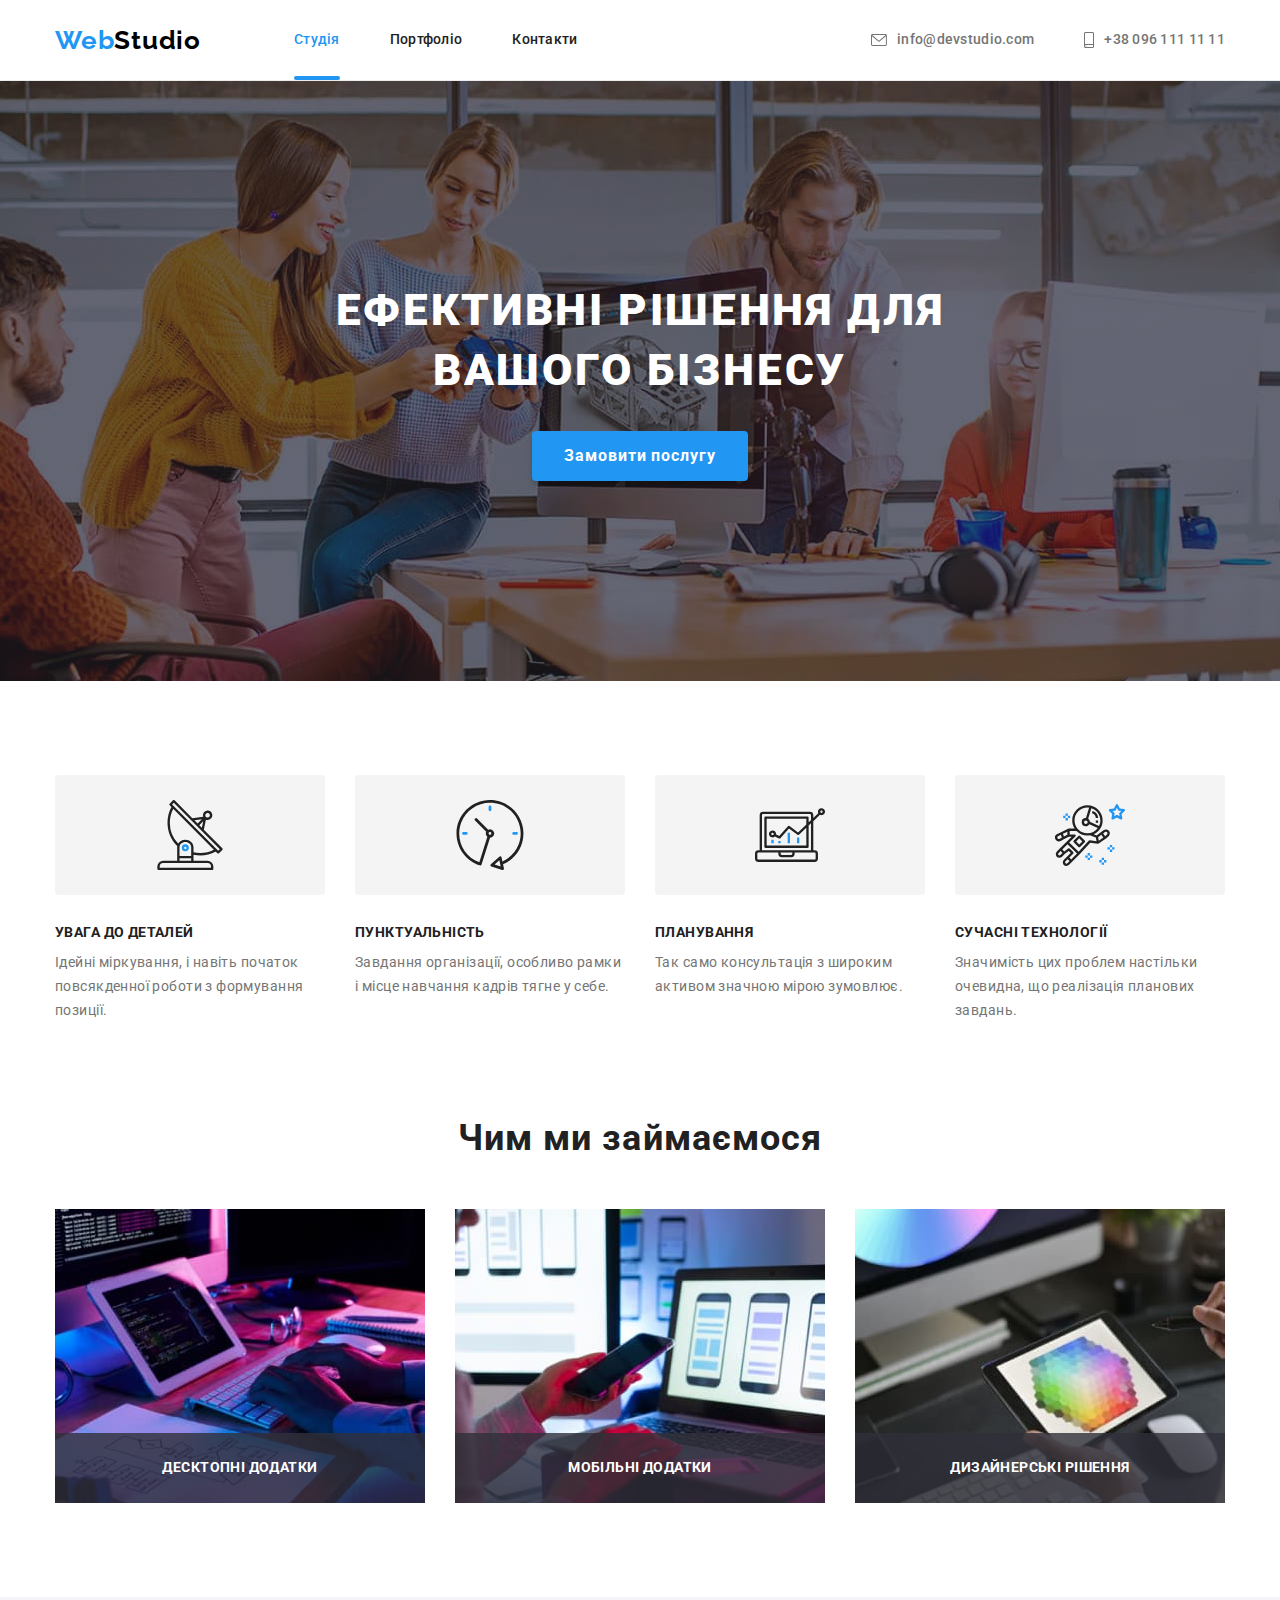
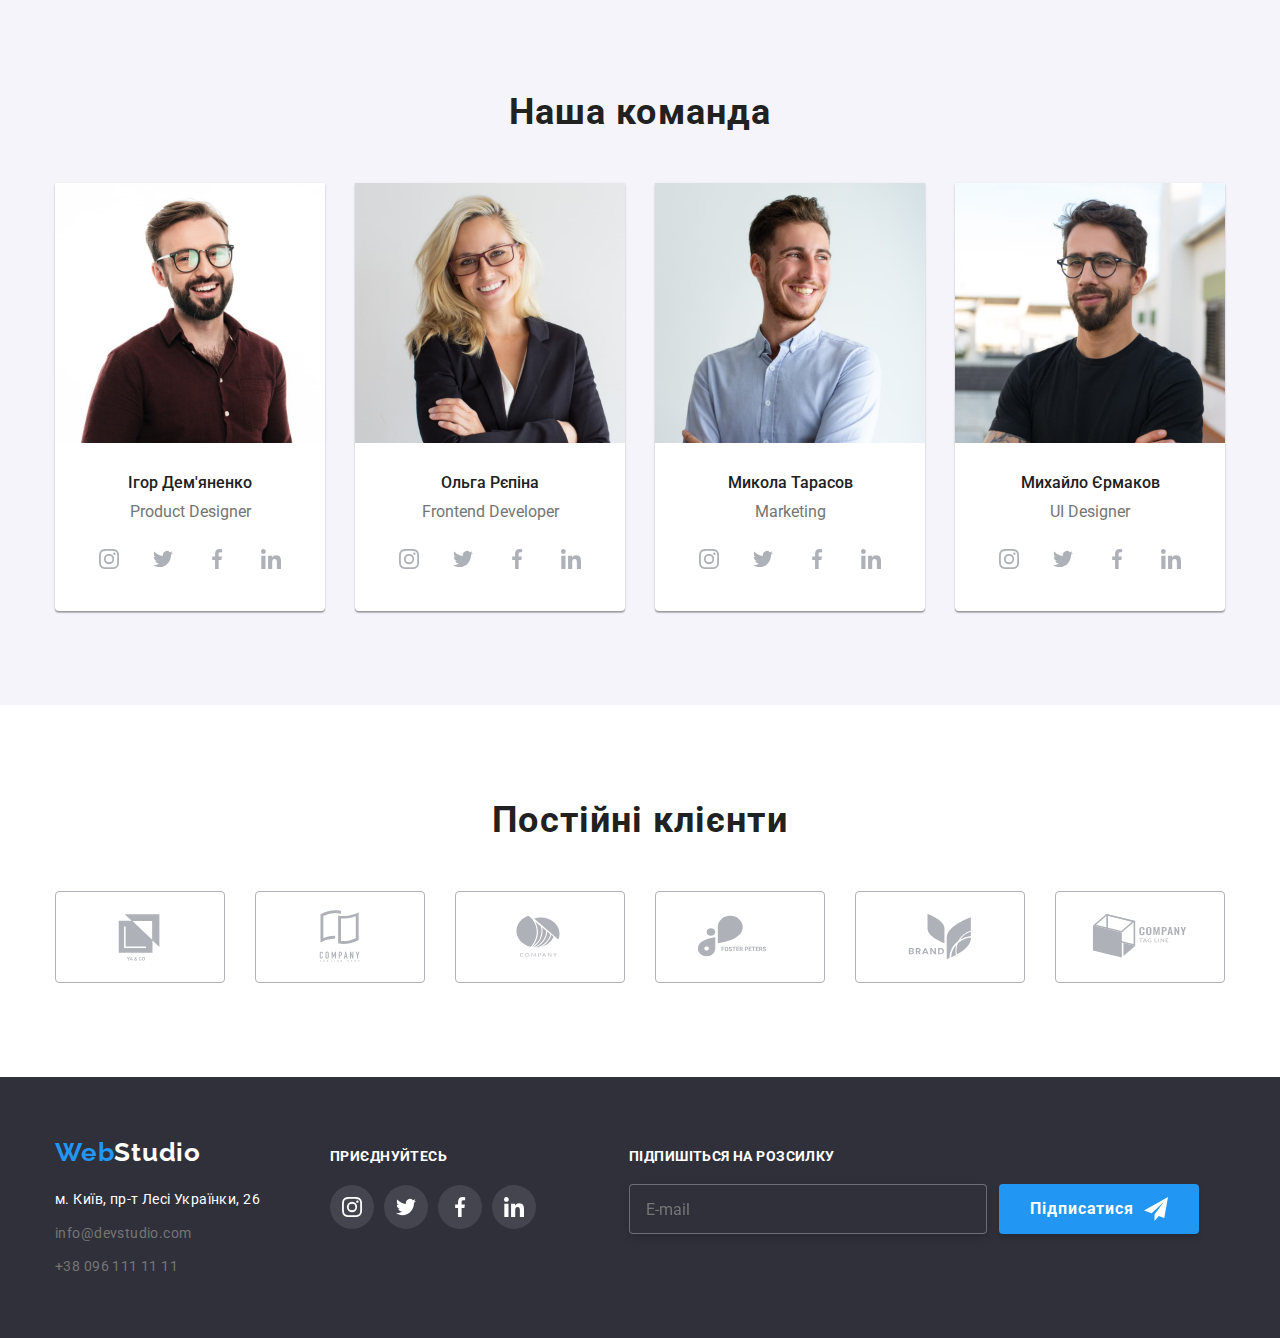
<file: index.html>
<!DOCTYPE html>
<html lang="uk">
  <head>
    <meta charset="UTF-8" />
    <meta http-equiv="X-UA-Compatible" content="IE=edge" />
    <meta name="viewport" content="width=device-width, initial-scale=1.0" />
    <title>WebStudio</title>
    <link rel="preconnect" href="https://fonts.googleapis.com" />
    <link rel="preconnect" href="https://fonts.gstatic.com" crossorigin />
    <link
      href="https://fonts.googleapis.com/css2?family=Raleway:wght@700&family=Roboto:wght@400;500;700;900&display=swap"
      rel="stylesheet"
    />
    <link
      rel="stylesheet"
      href="https://cdnjs.cloudflare.com/ajax/libs/modern-normalize/1.1.0/modern-normalize.min.css"
    />
    <link rel="stylesheet" href="./css/styles.css" />
  </head>

  <body>
    <header class="header">
      <div class="container start">
        <a href="./index.html" class="logo link"><span class="colortext">Web</span>Studio</a>
        <nav class="nav">
          <ul class="list site-nav">
            <li class="nav-item">
              <a href="./index.html" class="link current">Студія</a>
            </li>
            <li class="nav-item">
              <a href="./portfolio.html" class="link">Портфоліо</a>
            </li>
            <li class="nav-item">
              <a href="" class="link">Контакти</a>
            </li>
          </ul>
        </nav>
        <ul class="list site-contacts">
          <li class="contacts-item">
            <a href="mailto:info@devstudio.com" class="link">
              <svg class="contacts-icon" width="16" height="12">
                <use href="./images/icons.svg#icon-envelope"></use>
              </svg>
              info@devstudio.com
            </a>
          </li>
          <li class="contacts-item">
            <a href="tel:+380961111111" class="link">
              <svg class="contacts-icon" width="10" height="16">
                <use href="./images/icons.svg#icon-smartphone"></use>
              </svg>
              +38 096 111 11 11
            </a>
          </li>
        </ul>
      </div>
    </header>

    <main>
      <section class="section hero overlay">
        <div class="container">
          <h1 class="hero-title">
            Ефективні рішення для <br />
            вашого бізнесу
          </h1>
          <button data-modal-open type="submit" class="hero-button-open">Замовити послугу</button>

          <div data-modal class="backdrop is-hidden">
            <div class="modal">
              <h2 class="modal-title">Залиште свої дані, ми вам передзвонимо</h2>
              <div class="modal-wrapper">
                <form class="modal-form">
                  <label for="user-name">Ім'я</label>
                  <input type="name" name="name" id="user-name" />
                </form>
                <form class="modal-form">
                  <label for="user-phone">Телефон</label>
                  <input type="tel" name="tel" id="user-phone" />
                </form>
                <form class="modal-form">
                  <label for="user-email">Пошта</label>
                  <input type="mail" name="mail" id="user-email" />
                </form>
                <form class="modal-form">
                  <label for="user-text">Коментар</label>
                  <input type="text" name="text" id="user-text" />
                </form>
                <p class="modal-text">
                  Погоджуюся з розсилкою та приймаю
                  <a href="Умовидоговору" class="modal-link">Умови договору</a>
                </p>
              </div>
              <button type="button" class="modal-send-button">Відправити</button>
              <button data-modal-close type="button" class="modal-button-close">
                <svg class="modal-icon" width="18" height="18">
                  <use href="./images/icons.svg#icon-close-modal"></use>
                </svg>
              </button>
            </div>
          </div>
        </div>
      </section>

      <section class="section benefits">
        <div class="container">
          <ul class="list benefits-list">
            <li class="benefits-item">
              <div class="benefits-wrapper">
                <svg class="benefits-icon" width="70" height="70">
                  <use href="./images/icons.svg#icon-antenna"></use>
                </svg>
              </div>
              <h2 class="benefits-title">УВАГА ДО ДЕТАЛЕЙ</h2>
              <p class="benefits-text">
                Ідейні міркування, і навіть початок повсякденної роботи з формування позиції.
              </p>
            </li>
            <li class="benefits-item">
              <div class="benefits-wrapper">
                <svg class="benefits-icon" width="70" height="70">
                  <use href="./images/icons.svg#icon-clock"></use>
                </svg>
              </div>
              <h2 class="benefits-title">ПУНКТУАЛЬНІСТЬ</h2>
              <p class="benefits-text">
                Завдання організації, особливо рамки і місце навчання кадрів тягне у себе.
              </p>
            </li>
            <li class="benefits-item">
              <div class="benefits-wrapper">
                <svg class="benefits-icon" width="70" height="70">
                  <use href="./images/icons.svg#icon-diagram"></use>
                </svg>
              </div>
              <h2 class="benefits-title">ПЛАНУВАННЯ</h2>
              <p class="benefits-text">
                Так само консультація з широким активом значною мірою зумовлює.
              </p>
            </li>
            <li class="benefits-item">
              <div class="benefits-wrapper">
                <svg class="benefits-icon" width="70" height="70">
                  <use href="./images/icons.svg#icon-astronaut"></use>
                </svg>
              </div>
              <h2 class="benefits-title">СУЧАСНІ ТЕХНОЛОГІЇ</h2>
              <p class="benefits-text">
                Значимість цих проблем настільки очевидна, що реалізація планових завдань.
              </p>
            </li>
          </ul>
        </div>
      </section>

      <section class="section activity">
        <div class="container">
          <h2 class="activity-title">Чим ми займаємося</h2>
          <ul class="list activity-list">
            <li class="activity-item">
              <div class="activity-thumb">
                <img
                  src="./images/activity/box_1.jpg"
                  alt="Людські руки на клавіатурі імітують печатання, інформація відображається на моніторі, праворуч лежать окуляри, блокнот, ручка ти комп'ютерна миша, ліворуч аркуш зі схемою"
                  width="370"
                  height="294"
                />
                <div class="activity-item-text">
                  <p>Десктопні додатки</p>
                </div>
              </div>
            </li>
            <li class="activity-item">
              <div class="activity-thumb">
                <img
                  src="./images/activity/box_2.jpg"
                  alt="Людина дивиться у відкритий ноутбук, тримаючи у лівій руці смартфон"
                  width="370"
                  height="294"
                />
                <div class="activity-item-text">
                  <p>Мобільні додатки</p>
                </div>
              </div>
            </li>
            <li class="activity-item">
              <div class="activity-thumb">
                <img
                  src="./images/activity/box_3.jpg"
                  alt="Людська рука тримає планшет на якому зображена кольорова діаграма"
                  width="370"
                  height="294"
                />
                <div class="activity-item-text">
                  <p>Дизайнерські рішення</p>
                </div>
              </div>
            </li>
          </ul>
        </div>
      </section>

      <section class="section team">
        <div class="container">
          <h2 class="team-title">Наша команда</h2>
          <ul class="list team-galary">
            <li class="team-item">
              <img
                src="./images/team/product_designer.jpg"
                alt="Фотографія Ігора Дем'яненко"
                width="270"
                height="260"
              />
              <div class="team-wrapper">
                <h3 class="name">Ігор Дем'яненко</h3>
                <p lang="en" class="position">Product Designer</p>
                <ul class="list social-list">
                  <li>
                    <a class="social-link" href="">
                      <svg class="social-icon" width="20" height="20">
                        <use href="./images/icons.svg#icon-instagram"></use>
                      </svg>
                    </a>
                  </li>
                  <li>
                    <a class="social-link" href="#">
                      <svg class="social-icon" width="20" height="20">
                        <use href="./images/icons.svg#icon-twitter"></use>
                      </svg>
                    </a>
                  </li>
                  <li>
                    <a class="social-link" href="#">
                      <svg class="social-icon" width="20" height="20">
                        <use href="./images/icons.svg#icon-facebook"></use>
                      </svg>
                    </a>
                  </li>
                  <li>
                    <a class="social-link" href="#">
                      <svg class="social-icon" width="20" height="20">
                        <use href="./images/icons.svg#icon-linkedin"></use>
                      </svg>
                    </a>
                  </li>
                </ul>
              </div>
            </li>
            <li class="team-item">
              <img
                src="./images/team/frontend_developer.jpg"
                alt="Фотографія Ольги Рєпіної"
                width="270"
                height="260"
              />
              <div class="team-wrapper">
                <h3 class="name">Ольга Рєпіна</h3>
                <p lang="en" class="position">Frontend Developer</p>
                <ul class="list social-list">
                  <li>
                    <a class="social-link" href="#">
                      <svg class="social-icon" width="20" height="20">
                        <use href="./images/icons.svg#icon-instagram"></use>
                      </svg>
                    </a>
                  </li>
                  <li>
                    <a class="social-link" href="#">
                      <svg class="social-icon" width="20" height="20">
                        <use href="./images/icons.svg#icon-twitter"></use>
                      </svg>
                    </a>
                  </li>
                  <li>
                    <a class="social-link" href="#">
                      <svg class="social-icon" width="20" height="20">
                        <use href="./images/icons.svg#icon-facebook"></use>
                      </svg>
                    </a>
                  </li>
                  <li>
                    <a class="social-link" href="#">
                      <svg class="social-icon" width="20" height="20">
                        <use href="./images/icons.svg#icon-linkedin"></use>
                      </svg>
                    </a>
                  </li>
                </ul>
              </div>
            </li>
            <li class="team-item">
              <img
                src="./images/team/marketing.jpg"
                alt="Фотографія Миколи Тарасова"
                width="270"
                height="260"
              />
              <div class="team-wrapper">
                <h3 class="name">Микола Тарасов</h3>
                <p lang="en" class="position">Marketing</p>
                <ul class="list social-list">
                  <li>
                    <a class="social-link" href="#">
                      <svg class="social-icon" width="20" height="20">
                        <use href="./images/icons.svg#icon-instagram"></use>
                      </svg>
                    </a>
                  </li>
                  <li>
                    <a class="social-link" href="#">
                      <svg class="social-icon" width="20" height="20">
                        <use href="./images/icons.svg#icon-twitter"></use>
                      </svg>
                    </a>
                  </li>
                  <li>
                    <a class="social-link" href="#">
                      <svg class="social-icon" width="20" height="20">
                        <use href="./images/icons.svg#icon-facebook"></use>
                      </svg>
                    </a>
                  </li>
                  <li>
                    <a class="social-link" href="#">
                      <svg class="social-icon" width="20" height="20">
                        <use href="./images/icons.svg#icon-linkedin"></use>
                      </svg>
                    </a>
                  </li>
                </ul>
              </div>
            </li>
            <li class="team-item">
              <img
                src="./images/team/ui_designer.jpg"
                alt="Фотографія Михайла Єрмакова"
                width="270"
                height="260"
              />
              <div class="team-wrapper">
                <h3 class="name">Михайло Єрмаков</h3>
                <p lang="en" class="position">UI Designer</p>
                <ul class="list social-list">
                  <li>
                    <a class="social-link" href="#">
                      <svg class="social-icon" width="20" height="20">
                        <use href="./images/icons.svg#icon-instagram"></use>
                      </svg>
                    </a>
                  </li>
                  <li>
                    <a class="social-link" href="#">
                      <svg class="social-icon" width="20" height="20">
                        <use href="./images/icons.svg#icon-twitter"></use>
                      </svg>
                    </a>
                  </li>
                  <li>
                    <a class="social-link" href="#">
                      <svg class="social-icon" width="20" height="20">
                        <use href="./images/icons.svg#icon-facebook"></use>
                      </svg>
                    </a>
                  </li>
                  <li>
                    <a class="social-link" href="#">
                      <svg class="social-icon" width="20" height="20">
                        <use href="./images/icons.svg#icon-linkedin"></use>
                      </svg>
                    </a>
                  </li>
                </ul>
              </div>
            </li>
          </ul>
        </div>
      </section>

      <section class="section clients">
        <div class="container">
          <h2 class="clients-title">Постійні клієнти</h2>
          <ul class="list clients-list">
            <li>
              <a class="link clients-link" href="">
                <svg class="clients-icon" width="106" height="60">
                  <use href="./images/icons.svg#icon-logo_1"></use>
                </svg>
              </a>
            </li>
            <li>
              <a class="link clients-link" href="">
                <svg class="clients-icon" width="106" height="60">
                  <use href="./images/icons.svg#icon-logo_2"></use>
                </svg>
              </a>
            </li>
            <li>
              <a class="link clients-link" href="">
                <svg class="clients-icon" width="106" height="60">
                  <use href="./images/icons.svg#icon-logo_3"></use>
                </svg>
              </a>
            </li>
            <li>
              <a class="link clients-link" href="">
                <svg class="clients-icon" width="106" height="60">
                  <use href="./images/icons.svg#icon-logo_4"></use>
                </svg>
              </a>
            </li>
            <li>
              <a class="link clients-link" href="">
                <svg class="clients-icon" width="106" height="60">
                  <use href="./images/icons.svg#icon-logo_5"></use>
                </svg>
              </a>
            </li>
            <li>
              <a class="link clients-link" href="">
                <svg class="clients-icon" width="106" height="60">
                  <use href="./images/icons.svg#icon-logo_6"></use>
                </svg>
              </a>
            </li>
          </ul>
        </div>
      </section>
    </main>

    <footer class="footer">
      <div class="container footer-wrapper">
        <div>
          <a href="./index.html" class="footer-logo link"
            ><span class="colortext">Web</span><span class="colortext-other">Studio</span>
          </a>
          <address class="footer-address">
            <p class="footer-text">м. Київ, пр-т Лесі Українки, 26</p>
            <ul class="list footer-contacts">
              <li class="footer-contacts-item">
                <a href="mailto:info@devstudio.com" class="link">info@devstudio.com</a>
              </li>
              <li class="footer-contacts-item">
                <a href="tel:+380961111111" class="link">+38 096 111 11 11</a>
              </li>
            </ul>
          </address>
        </div>
        <div class="footer-socials">
          <p class="footer-social-title">приєднуйтесь</p>
          <ul class="list footer-social-list">
            <li>
              <a class="link footer-social-link" href="">
                <svg class="footer-social-icon" width="20" height="20">
                  <use href="./images/icons.svg#icon-instagram_footer"></use>
                </svg>
              </a>
            </li>
            <li>
              <a class="link footer-social-link" href="">
                <svg class="footer-social-icon" width="20" height="20">
                  <use href="./images/icons.svg#icon-twitter_footer"></use>
                </svg>
              </a>
            </li>
            <li>
              <a class="link footer-social-link" href="">
                <svg class="footer-social-icon" width="20" height="20">
                  <use href="./images/icons.svg#icon-facebook_footer"></use>
                </svg>
              </a>
            </li>
            <li>
              <a class="link footer-social-link" href="">
                <svg class="footer-social-icon" width="20" height="20">
                  <use href="./images/icons.svg#icon-linkedin_footer"></use>
                </svg>
              </a>
            </li>
          </ul>
        </div>
        <div class="subscript">
          <p class="subscript-title">Підпишіться на розсилку</p>
          <form class="subscript-form">
            <label for="email"></label>
            <input type="email" name="email" id="email" placeholder="E-mail" />
            <button class="subscript-button" type="submit">
              Підписатися
              <svg class="subscript-icon" width="24" heidth="24">
                <use href="./images/icons.svg#icon-telegram"></use>
              </svg>
            </button>
          </form>
        </div>
      </div>
    </footer>

    <script src="./js/modal.js"></script>
  </body>
</html>
</file>
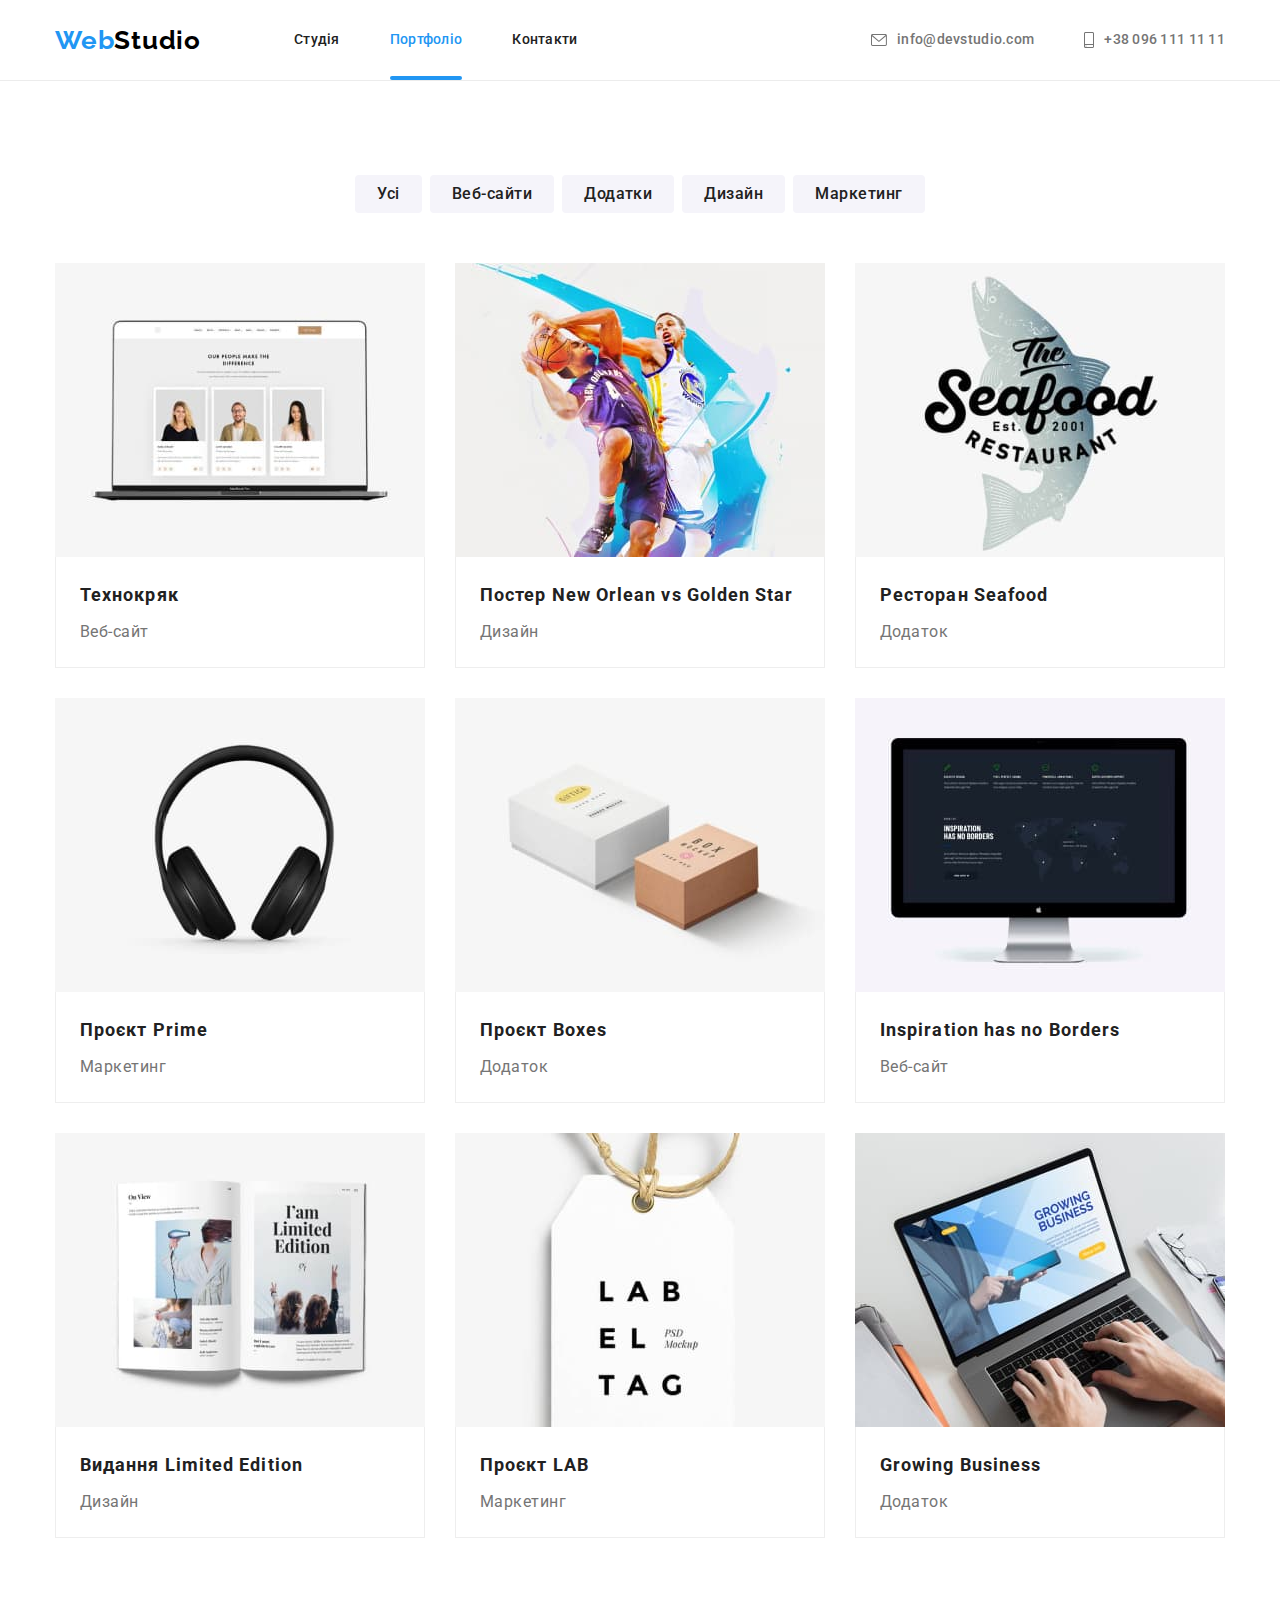
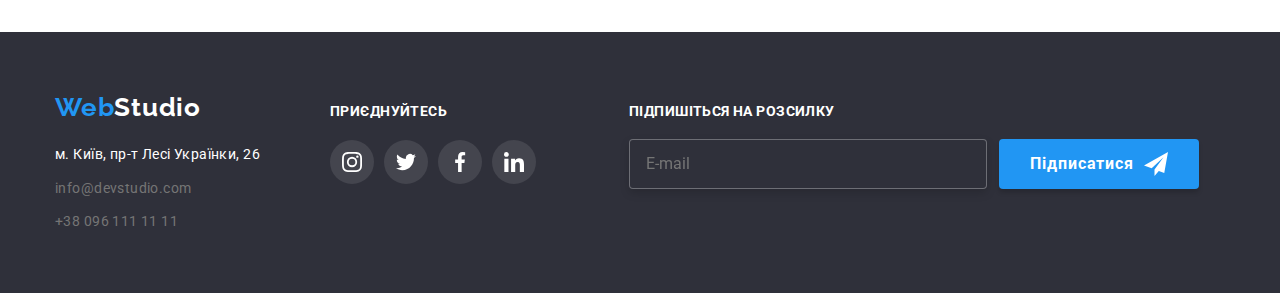
<file: portfolio.html>
<!DOCTYPE html>
<html lang="uk">
  <head>
    <meta charset="UTF-8" />
    <meta http-equiv="X-UA-Compatible" content="IE=edge" />
    <meta name="viewport" content="width=device-width, initial-scale=1.0" />
    <title>WebStudio</title>
    <link rel="preconnect" href="https://fonts.googleapis.com" />
    <link rel="preconnect" href="https://fonts.gstatic.com" crossorigin />
    <link
      href="https://fonts.googleapis.com/css2?family=Raleway:wght@700&family=Roboto:wght@400;500;700;900&display=swap"
      rel="stylesheet"
    />
    <link
      rel="stylesheet"
      href="https://cdnjs.cloudflare.com/ajax/libs/modern-normalize/1.1.0/modern-normalize.min.css"
    />
    <link rel="stylesheet" href="./css/styles.css" />
  </head>

  <body>
    <header class="header">
      <div class="container start">
        <a href="./index.html" class="logo link"><span class="colortext">Web</span>Studio</a>
        <nav class="nav">
          <ul class="list site-nav">
            <li class="nav-item">
              <a href="./index.html" class="link">Студія</a>
            </li>
            <li class="nav-item">
              <a href="./portfolio.html" class="link current">Портфоліо</a>
            </li>
            <li class="nav-item">
              <a href="" class="link">Контакти</a>
            </li>
          </ul>
        </nav>
        <ul class="list site-contacts">
          <li class="contacts-item">
            <a href="mailto:info@devstudio.com" class="link">
              <svg class="contacts-icon" width="16" height="12">
                <use href="./images/icons.svg#icon-envelope"></use>
              </svg>
              info@devstudio.com
            </a>
          </li>
          <li class="contacts-item">
            <a href="tel:+380961111111" class="link">
              <svg class="contacts-icon" width="10" height="16">
                <use href="./images/icons.svg#icon-smartphone"></use>
              </svg>
              +38 096 111 11 11
            </a>
          </li>
        </ul>
      </div>
    </header>

    <main>
      <section class="section">
        <div class="container">
          <h1 hidden>Галерея</h1>
          <ul class="list filter-galary">
            <li class="item">
              <button type="button" class="filter-button">Усі</button>
            </li>
            <li class="item">
              <button type="button" class="filter-button">Веб-сайти</button>
            </li>
            <li class="item">
              <button type="button" class="filter-button">Додатки</button>
            </li>
            <li class="item">
              <button type="button" class="filter-button">Дизайн</button>
            </li>
            <li class="item">
              <button type="button" class="filter-button">Маркетинг</button>
            </li>
          </ul>
          <ul class="list project-galary">
            <li class="project-item">
              <div class="project-thumb">
                <img
                  src="./images/portfolio/technokriak.jpg"
                  alt="зображення трьох людей на моніторі ноутбуку"
                  width="370"
                  height="294"
                />
                <div class="project-essence">
                  <p>
                    Ресурс пропонує комплексні пропозиції з різним рівнем функціоналу та сервісів.
                    Все це дозволить відвідувачу отримати вичерпні відомості про компанію чи
                    приватну особу.
                  </p>
                </div>
              </div>
              <div class="project-wrapper">
                <h2 class="project-name">Технокряк</h2>
                <p class="project-type">Веб-сайт</p>
              </div>
            </li>
            <li class="project-item">
              <div class="project-thumb">
                <img
                  src="./images/portfolio/poster_new.jpg"
                  alt="два баскетболісти імітують рухи гри"
                  width="370"
                  height="294"
                />
                <div class="project-essence">
                  <p>
                    Ресурс пропонує комплексні пропозиції з різним рівнем функціоналу та сервісів.
                    Все це дозволить відвідувачу отримати вичерпні відомості про компанію чи
                    приватну особу.
                  </p>
                </div>
              </div>
              <div class="project-wrapper">
                <h2 class="project-name">
                  Постер <span lang="en">New Orlean vs Golden Star</span>
                </h2>
                <p class="project-type">Дизайн</p>
              </div>
            </li>
            <li class="project-item">
              <div class="project-thumb">
                <img
                  src="./images/portfolio/seafood.jpg"
                  alt="логотип ресторану seafood"
                  width="370"
                  height="294"
                />
                <div class="project-essence">
                  <p>
                    Ресурс пропонує комплексні пропозиції з різним рівнем функціоналу та сервісів.
                    Все це дозволить відвідувачу отримати вичерпні відомості про компанію чи
                    приватну особу.
                  </p>
                </div>
              </div>
              <div class="project-wrapper">
                <h2 class="project-name">Ресторан <span lang="en">Seafood</span></h2>
                <p class="project-type">Додаток</p>
              </div>
            </li>
            <li class="project-item">
              <div class="project-thumb">
                <img
                  src="./images/portfolio/prime.jpg"
                  alt="зображення навушників"
                  width="370"
                  height="294"
                />
                <div class="project-essence">
                  <p>
                    Ресурс пропонує комплексні пропозиції з різним рівнем функціоналу та сервісів.
                    Все це дозволить відвідувачу отримати вичерпні відомості про компанію чи
                    приватну особу.
                  </p>
                </div>
              </div>
              <div class="project-wrapper">
                <h2 class="project-name">Проєкт <span lang="en">Prime</span></h2>
                <p class="project-type">Маркетинг</p>
              </div>
            </li>
            <li class="project-item">
              <div class="project-thumb">
                <img
                  src="./images/portfolio/boxes.jpg"
                  alt="зображення коробок"
                  width="370"
                  height="294"
                />
                <div class="project-essence">
                  <p>
                    Ресурс пропонує комплексні пропозиції з різним рівнем функціоналу та сервісів.
                    Все це дозволить відвідувачу отримати вичерпні відомості про компанію чи
                    приватну особу.
                  </p>
                </div>
              </div>
              <div class="project-wrapper">
                <h2 class="project-name">Проєкт <span lang="en">Boxes</span></h2>
                <p class="project-type">Додаток</p>
              </div>
            </li>
            <li class="project-item">
              <div class="project-thumb">
                <img
                  src="./images/portfolio/inspiration.jpg"
                  alt="зображення монітору комп'ютера"
                  width="370"
                  height="294"
                />
                <div class="project-essence">
                  <p>
                    Ресурс пропонує комплексні пропозиції з різним рівнем функціоналу та сервісів.
                    Все це дозволить відвідувачу отримати вичерпні відомості про компанію чи
                    приватну особу.
                  </p>
                </div>
              </div>
              <div class="project-wrapper">
                <h2 lang="en" class="project-name">Inspiration has no Borders</h2>
                <p class="project-type">Веб-сайт</p>
              </div>
            </li>
            <li class="project-item">
              <div class="project-thumb">
                <img
                  src="./images/portfolio/limited_edition.jpg"
                  alt="розгорнута книга з текстом англійською мовою"
                  width="370"
                  height="294"
                />
                <div class="project-essence">
                  <p>
                    Ресурс пропонує комплексні пропозиції з різним рівнем функціоналу та сервісів.
                    Все це дозволить відвідувачу отримати вичерпні відомості про компанію чи
                    приватну особу.
                  </p>
                </div>
              </div>
              <div class="project-wrapper">
                <h2 class="project-name">Видання <span lang="en">Limited Edition</span></h2>
                <p class="project-type">Дизайн</p>
              </div>
            </li>
            <li class="project-item">
              <div class="project-thumb">
                <img
                  src="./images/portfolio/lab.jpg"
                  alt="ярлик-етикетка для одягу, тощо"
                  width="370"
                  height="294"
                />
                <div class="project-essence">
                  <p>
                    Ресурс пропонує комплексні пропозиції з різним рівнем функціоналу та сервісів.
                    Все це дозволить відвідувачу отримати вичерпні відомості про компанію чи
                    приватну особу.
                  </p>
                </div>
              </div>
              <div class="project-wrapper">
                <h2 class="project-name">Проєкт <span lang="en">LAB</span></h2>
                <p class="project-type">Маркетинг</p>
              </div>
            </li>
            <li class="project-item">
              <div class="project-thumb">
                <img
                  src="./images/portfolio/growing_bussines.jpg"
                  alt="руки людини імітують печатання на клавіатурі ноутбука"
                  width="370"
                  height="294"
                />
                <div class="project-essence">
                  <p>
                    Ресурс пропонує комплексні пропозиції з різним рівнем функціоналу та сервісів.
                    Все це дозволить відвідувачу отримати вичерпні відомості про компанію чи
                    приватну особу.
                  </p>
                </div>
              </div>
              <div class="project-wrapper">
                <h2 lang="en" class="project-name">Growing Business</h2>
                <p class="project-type">Додаток</p>
              </div>
            </li>
          </ul>
        </div>
      </section>
    </main>

    <footer class="footer">
      <div class="container footer-wrapper">
        <div>
          <a href="./index.html" class="footer-logo link"
            ><span class="colortext">Web</span><span class="colortext-other">Studio</span></a
          >
          <address class="footer-address">
            <p class="footer-text">м. Київ, пр-т Лесі Українки, 26</p>
            <ul class="list footer-contacts">
              <li class="footer-contacts-item">
                <a href="mailto:info@devstudio.com" class="link">info@devstudio.com</a>
              </li>
              <li class="footer-contacts-item">
                <a href="tel:+380961111111" class="link">+38 096 111 11 11</a>
              </li>
            </ul>
          </address>
        </div>
        <div class="footer-socials">
          <p class="footer-social-title">приєднуйтесь</p>
          <ul class="list footer-social-list">
            <li>
              <a class="link footer-social-link" href="">
                <svg class="footer-social-icon" width="20" height="20">
                  <use href="./images/icons.svg#icon-instagram_footer"></use>
                </svg>
              </a>
            </li>
            <li>
              <a class="link footer-social-link" href="">
                <svg class="footer-social-icon" width="20" height="20">
                  <use href="./images/icons.svg#icon-twitter_footer"></use>
                </svg>
              </a>
            </li>
            <li>
              <a class="link footer-social-link" href="">
                <svg class="footer-social-icon" width="20" height="20">
                  <use href="./images/icons.svg#icon-facebook_footer"></use>
                </svg>
              </a>
            </li>
            <li>
              <a class="link footer-social-link" href="">
                <svg class="footer-social-icon" width="20" height="20">
                  <use href="./images/icons.svg#icon-linkedin_footer"></use>
                </svg>
              </a>
            </li>
          </ul>
        </div>
        <div class="subscript">
          <p class="subscript-title">Підпишіться на розсилку</p>
          <form class="subscript-form">
            <label for="email"></label>
            <input type="email" name="email" id="email" placeholder="E-mail" />
            <button class="subscript-button" type="submit">
              Підписатися
              <svg class="subscript-icon" width="24" heidth="24">
                <use href="./images/icons.svg#icon-telegram"></use>
              </svg>
            </button>
          </form>
        </div>
      </div>
    </footer>
  </body>
</html>
</file>
<file: css/styles.css>
:root {
  --main-font: 'Roboto', sans-serif;
  --secondary-font: 'Raleway', sans-serif;

  --main-text-color: #212121;
  --secondary-text-color: #ffffff;
  --third--text--color: #757575;
  --dark-text-color: #000000;
  --accent-text-color: #2196f3;
  --main-bg-cl: #2f303a;

  --timing-function: cubic-bezier(0.4, 0, 0.2, 1);
  --duration: 250ms;

  --items: 3;
  --indent: 30px;
}
body {
  font-family: var(--main-font);
  color: var(--main-text-color);
}

/* reset */
h1,
h2,
h3,
h4,
h5,
h6,
p {
  margin: 0;
}
img {
  display: block;
}
.list {
  list-style: none;
  margin: 0;
  padding: 0;
}
.link {
  text-decoration: none;
}

/* base styles */
.section {
  padding: 94px 0;
}
.container {
  width: 1200px;
  margin: 0 auto;
  padding: 0 15px;
}

/* header */
.header {
  border-bottom: 1px solid #ececec;
}
.start {
  display: flex;
  align-items: center;
}
.logo {
  font-family: var(--secondary-font);
  font-weight: 700;
  font-size: 26px;
  line-height: 1.19;
  letter-spacing: 0.03em;
  color: var(--dark-text-color);
}
.logo .colortext {
  color: var(--accent-text-color);
}
.nav {
  margin-left: 93px;
}
.site-nav {
  display: flex;
  gap: 50px;
}
.nav-item .link {
  display: block;

  padding-top: 32px;
  padding-bottom: 32px;

  font-weight: 500;
  font-size: 14px;
  line-height: 1.14;
  letter-spacing: 0.02em;
  color: var(--main-text-color);

  transition-property: color;
  transition-duration: var(--duration);
  transition-timing-function: var(--timing-function);
}
.nav-item .link:hover,
.nav-item .link:focus {
  color: var(--accent-text-color);
}
.nav-item {
  position: relative;
}
.nav-item .current::after {
  content: '';

  width: 100%;
  height: 4px;

  position: absolute;
  left: 0;
  bottom: 0;

  background-color: var(--accent-text-color);
  border-radius: 2px;
}
.nav-item .current {
  color: var(--accent-text-color);
}
.site-contacts {
  display: flex;
  gap: 50px;

  margin-left: auto;
}
.contacts-item .link {
  display: flex;
  align-items: center;
  padding-top: 32px;
  padding-bottom: 32px;

  font-weight: 500;
  font-size: 14px;
  line-height: 1.14;
  letter-spacing: 0.02em;
  color: var(--third--text--color);

  transition-property: color;
  transition-duration: var(--duration);
  transition-timing-function: var(--timing-function);
}
.contacts-item .link:hover,
.contacts-item .link:focus {
  color: var(--accent-text-color);
}
.contacts-icon {
  fill: currentColor;
  margin-right: 10px;
}

/* main */
.hero {
  padding: 200px 0;
  background-color: var(--main-bg-cl);
}
.overlay {
  max-width: 1600px;
  height: 600px;
  margin-left: auto;
  margin-right: auto;

  background-image: linear-gradient(rgba(47, 48, 58, 0.4), rgba(47, 48, 58, 0.4)),
    url('../images/back/hero.jpg');
  background-repeat: no-repeat;
  background-position: center;
  background-size: cover;
}
.hero-title {
  font-weight: 900;
  font-size: 44px;
  line-height: 1.36;
  text-align: center;
  letter-spacing: 0.06em;
  text-transform: uppercase;
  color: var(--secondary-text-color);
  margin-bottom: 30px;
}
.hero-button-open {
  display: block;
  margin: 0 auto;
  cursor: pointer;

  font-family: inherit;
  font-weight: 700;
  font-size: 16px;
  line-height: 1.88;
  letter-spacing: 0.06em;
  color: var(--secondary-text-color);
  background-color: var(--accent-text-color);
  box-shadow: 0px 4px 4px rgba(0, 0, 0, 0.15);
  padding: 10px 32px;
  border-radius: 4px;
  border: 0;

  transition-property: background-color;
  transition-duration: var(--duration);
  transition-timing-function: var(--timing-function);
}
.hero-button-open:hover,
.hero-button-open:focus {
  background-color: #188ce8;
}
.backdrop {
  position: fixed;
  top: 0;
  left: 0;
  bottom: 0;
  right: 0;

  background-color: rgba(0, 0, 0, 0.2);

  transition: opacity var(--duration) var(--timing-function),
    visibility var(--duration) var(--timing-function);
}
.is-hidden {
  visibility: hidden;
  opacity: 0;
  pointer-events: none;
}
.modal {
  position: absolute;
  top: 50%;
  left: 50%;
  transform: translate(-50%, -50%) scale(1);
  min-width: 528px;
  min-height: 581px;

  box-shadow: 0px 1px 3px rgba(0, 0, 0, 0.12), 0px 1px 1px rgba(0, 0, 0, 0.14),
    0px 2px 1px rgba(0, 0, 0, 0.2);
  border-radius: 4px;
  background-color: var(--secondary-text-color);

  transition: transform var(--duration) ease-in var(--duration),
    opacity var(--duration) ease-in var(--duration);
}
.backdrop.is-hidden .modal {
  transform: translate(-50%, -50%) scale(0.3);
  opacity: 0;
}
.modal-title {
  font-weight: 700;
  font-size: 20px;
  line-height: 1.15;
  text-align: center;
  letter-spacing: 0.03em;
  color: var(--main-text-color);
  margin-top: 40px;
  margin-bottom: 12px;
}
.modal-wrapper {
  display: block;
  justify-content: center;
  align-items: center;
  width: 448px;
  height: 342px;
  margin-left: 40px;
  margin-right: 40px;
}
.modal-form {
  width: 448px;
  height: 58px;
}
.modal-item {
  font-weight: 400;
  font-size: 12px;
  line-height: 1.17;
  letter-spacing: 0.01em;
  color: var(--third--text--color);
}
.modal-text {
  font-weight: 400;
  font-size: 14px;
  line-height: 1.71;
  letter-spacing: 0.03em;
  color: var(--third--text--color);
}
.modal-send-button {
  position: absolute;
  bottom: 40px;
  left: 164px;

  cursor: pointer;
  width: 200px;
  height: 50px;
  font-family: inherit;
  font-weight: 700;
  font-size: 16px;
  line-height: 1.88;
  letter-spacing: 0.06em;
  color: var(--secondary-text-color);
  background-color: var(--accent-text-color);
  box-shadow: 0px 4px 4px rgba(0, 0, 0, 0.15);
  border-radius: 4px;
  border: none;

  transition-property: background-color;
  transition-duration: var(--duration);
  transition-timing-function: var(--timing-function);
}
.modal-send-button:hover,
.modal-send-button:focus {
  background-color: #188ce8;
}
.modal-button-close {
  display: flex;
  justify-content: center;
  align-items: center;

  position: absolute;
  top: 8px;
  right: 8px;
  width: 30px;
  height: 30px;
  padding: 0;

  cursor: pointer;
  border-radius: 50%;
  border: 1px solid rgba(0, 0, 0, 0.1);
  background-color: var(--secondary-text-color);
  transition-property: color;
  transition-duration: var(--duration);
  transition-timing-function: var(--timing-function);
}
.modal-button-close:hover,
.modal-button-close:focus {
  color: var(--accent-text-color);
}
.modal-icon {
  fill: currentColor;
}
.benefits-list {
  display: flex;
  gap: 30px;
}
.benefits-wrapper {
  display: flex;
  justify-content: center;
  align-items: center;
  width: 270px;
  height: 120px;

  border-radius: 4px;
  margin-bottom: 30px;
  background-color: #f5f4f4;
}
.benefits-title {
  margin-bottom: 10px;
  font-weight: 700;
  font-size: 14px;
  line-height: 1.14;
  letter-spacing: 0.03em;
  text-transform: uppercase;
  color: var(--main-text-color);
}
.benefits-text {
  font-size: 14px;
  line-height: 1.71;
  letter-spacing: 0.03em;
  color: var(--third--text--color);
}
.activity {
  padding-top: 0;
}
.activity-list {
  display: flex;
  justify-content: center;
  gap: 30px;
}
.activity-title {
  font-weight: 700;
  font-size: 36px;
  line-height: 1.17;
  text-align: center;
  letter-spacing: 0.03em;
  color: var(--main-text-color);
  margin-bottom: 50px;
}
.activity-thumb {
  position: relative;
}
.activity-item-text {
  display: flex;
  justify-content: center;
  align-items: center;

  position: absolute;
  left: 0;
  bottom: 0;
  width: 100%;
  height: 70px;

  background-color: rgba(47, 48, 58, 0.8);
  font-weight: 700;
  font-size: 14px;
  line-height: 1.14;
  text-align: center;
  letter-spacing: 0.03em;
  text-transform: uppercase;
  color: var(--secondary-text-color);
}
.team {
  background-color: #f5f4fa;
}
.team-title {
  font-weight: 700;
  font-size: 36px;
  line-height: 1.17;
  text-align: center;
  letter-spacing: 0.03em;
  color: var(--main-text-color);
  margin-bottom: 50px;
}
.team-galary {
  display: flex;
  gap: 30px;
}
.team-item {
  width: 270px;

  background-color: var(--secondary-text-color);
  box-shadow: 0px 1px 3px rgba(0, 0, 0, 0.12), 0px 1px 1px rgba(0, 0, 0, 0.14),
    0px 2px 1px rgba(0, 0, 0, 0.2);
  border-radius: 0px 0px 4px 4px;
}
.team-wrapper {
  padding: 30px 0;
}
.social-list {
  display: flex;
  justify-content: center;
  gap: 10px;
  margin-top: 16px;
}
.social-link {
  display: flex;
  justify-content: center;
  align-items: center;
  width: 44px;
  height: 44px;

  background-color: var(--secondary-text-color);
  color: #afb1b8;
  border-radius: 50%;

  transition-property: background-color, color;
  transition-duration: var(--duration);
  transition-timing-function: var(--timing-function);
}
.social-link:hover,
.social-link:focus {
  color: var(--secondary-text-color);
  background-color: var(--accent-text-color);
}
.social-icon {
  fill: currentColor;
}
.name {
  text-align: center;
  font-weight: 500;
  font-size: 16px;
  line-height: 1.19;
  color: var(--main-text-color);
  margin-bottom: 10px;
}
.position {
  text-align: center;
  font-size: 16px;
  line-height: 1.19;
  color: var(--third--text--color);
}
.clients-title {
  font-size: 36px;
  line-height: 1.17;
  text-align: center;
  letter-spacing: 0.03em;
  color: var(--main-text-color);
}
.clients-list {
  display: flex;
  justify-content: center;
  gap: 30px;
  margin-top: 50px;
}
.clients-link {
  display: flex;
  justify-content: center;
  align-items: center;
  width: 170px;
  height: 92px;

  color: #afb1b8;
  border: 1px solid #afb1b8;
  border-radius: 4px;

  transition-property: color, border-color;
  transition-duration: var(--duration);
  transition-timing-function: var(--timing-function);
}
.clients-link:hover,
.clients-link:focus {
  color: var(--accent-text-color);
  border-color: var(--accent-text-color);
}
.clients-icon {
  fill: currentColor;
}
.clients-icon:hover,
.clients-icon:focus {
  fill: currentColor;
}

/* main portfolio */
.filter-galary {
  display: flex;
  justify-content: center;
  gap: 8px;
  margin-bottom: 50px;
}
.filter-button {
  cursor: pointer;
  font-family: inherit;
  font-weight: 500;
  font-size: 16px;
  line-height: 1.6;
  text-align: center;
  letter-spacing: 0.03em;
  color: var(--main-text-color);
  background-color: #f5f4fa;
  padding: 6px 22px;
  border-radius: 4px;
  border: 0;

  transition-property: color, background-color, box-shadow;
  transition-duration: var(--duration);
  transition-timing-function: var(--timing-function);
}
.filter-button:hover,
.filter-button:focus {
  color: var(--secondary-text-color);
  background-color: var(--accent-text-color);
  box-shadow: 0px 3px 1px rgba(0, 0, 0, 0.1), 0px 1px 2px rgba(0, 0, 0, 0.08),
    0px 2px 2px rgba(0, 0, 0, 0.12);
}
.project-galary {
  display: flex;
  flex-wrap: wrap;
  gap: 30px;
}
.project-item {
  transition-property: box-shadow;
  transition-duration: var(--duration);
  transition-timing-function: var(--timing-function);
}
.project-item:hover {
  box-shadow: 0px 1px 1px rgba(0, 0, 0, 0.12), 0px 4px 4px rgba(0, 0, 0, 0.06),
    1px 4px 6px rgba(0, 0, 0, 0.16);
}
.project-thumb {
  position: relative;
  overflow: hidden;
}
.project-essence {
  position: absolute;
  top: 0;
  left: 0;

  width: 100%;
  height: 100%;
  padding: 63px 24px;

  font-size: 18px;
  line-height: 1.56;
  letter-spacing: 0.03em;
  color: var(--secondary-text-color);
  background-color: rgba(33, 150, 243, 0.9);

  transform: translateY(101%);
  transition-property: transform;
  transition-duration: var(--duration);
  transition-timing-function: var(--timing-function);
}
.project-item:hover .project-essence {
  transform: translateY(0);
}
.project-wrapper {
  padding: 20px 24px;
  border: 1px solid #eeeeee;
  border-top: 0;
}
.project-name {
  font-weight: 700;
  font-size: 18px;
  line-height: 2;
  letter-spacing: 0.06em;
  color: var(--main-text-color);
  margin-bottom: 4px;
}
.project-type {
  font-weight: 400;
  font-size: 16px;
  line-height: 1.88;
  letter-spacing: 0.03em;
  color: var(--third--text--color);
}

/* footer */
.footer {
  padding: 60px 0;
  background-color: var(--main-bg-cl);
}
.footer-logo {
  font-family: var(--secondary-font);
  font-weight: 700;
  font-size: 26px;
  line-height: 1.19;
  letter-spacing: 0.03em;
  color: var(--accent-text-color);
}
.footer-logo .colortext-other {
  color: var(--secondary-text-color);
}
.footer-address {
  font-style: normal;
  margin-top: 20px;
}
.footer-text {
  font-size: 14px;
  line-height: 1.71;
  letter-spacing: 0.03em;
  color: var(--secondary-text-color);
  margin-bottom: 9px;
}
.footer-contacts-item:not(:last-child) {
  margin-bottom: 9px;
}
.footer-contacts .link {
  font-size: 14px;
  line-height: 24px;
  letter-spacing: 0.03em;
  color: var(--third--text--color);

  transition-property: color;
  transition-duration: var(--duration);
  transition-timing-function: var(--timing-function);
}
.footer-contacts .link:hover,
.footer-contacts .link:focus {
  color: var(--accent-text-color);
}
.footer-wrapper {
  display: flex;
  align-items: baseline;
}
.footer-socials {
  margin-left: 70px;
}
.footer-social-title {
  font-weight: 700;
  font-size: 14px;
  line-height: 1.14;
  letter-spacing: 0.03em;
  text-transform: uppercase;
  color: var(--secondary-text-color);
  margin-bottom: 20px;
}
.footer-social-list {
  display: flex;
  justify-content: center;
  gap: 10px;
}
.footer-social-link {
  display: flex;
  justify-content: center;
  align-items: center;
  width: 44px;
  height: 44px;

  background-color: rgba(255, 255, 255, 0.1);
  color: var(--secondary-text-color);
  border-radius: 50%;

  transition-property: background-color;
  transition-duration: var(--duration);
  transition-timing-function: var(--timing-function);
}
.footer-social-link:hover,
.footer-social-link:focus {
  background-color: var(--accent-text-color);
}
.footer-social-icon {
  fill: var(--secondary-text-color);
}
.subscript {
  margin-left: 93px;
}
.subscript-title {
  font-weight: 700;
  font-size: 14px;
  line-height: 1, 14;
  letter-spacing: 0.03em;
  text-transform: uppercase;
  color: var(--secondary-text-color);
}
.subscript-form {
  display: flex;
  align-items: center;
  margin-top: 20px;
}
.subscript-form input {
  width: 358px;
  height: 50px;
  border: 1px solid rgba(255, 255, 255, 0.3);
  filter: drop-shadow(0px 4px 4px rgba(0, 0, 0, 0.15));
  border-radius: 4px;
  background-color: var(--main-bg-cl);
  color: rgba(255, 255, 255, 0.6);
  padding-left: 16px;
}
.subscript-button {
  display: flex;
  justify-content: center;
  align-items: center;

  width: 200px;
  height: 50px;

  cursor: pointer;

  font-weight: 700;
  font-size: 16px;
  line-height: 1.88;
  text-align: center;
  letter-spacing: 0.06em;
  color: var(--secondary-text-color);
  background-color: var(--accent-text-color);
  box-shadow: 0px 4px 4px rgba(0, 0, 0, 0.15);
  border-radius: 4px;
  border: none;
  margin-left: 12px;
}
.subscript-icon {
  fill: var(--secondary-text-color);
  margin-left: 10px;
}
</file>
